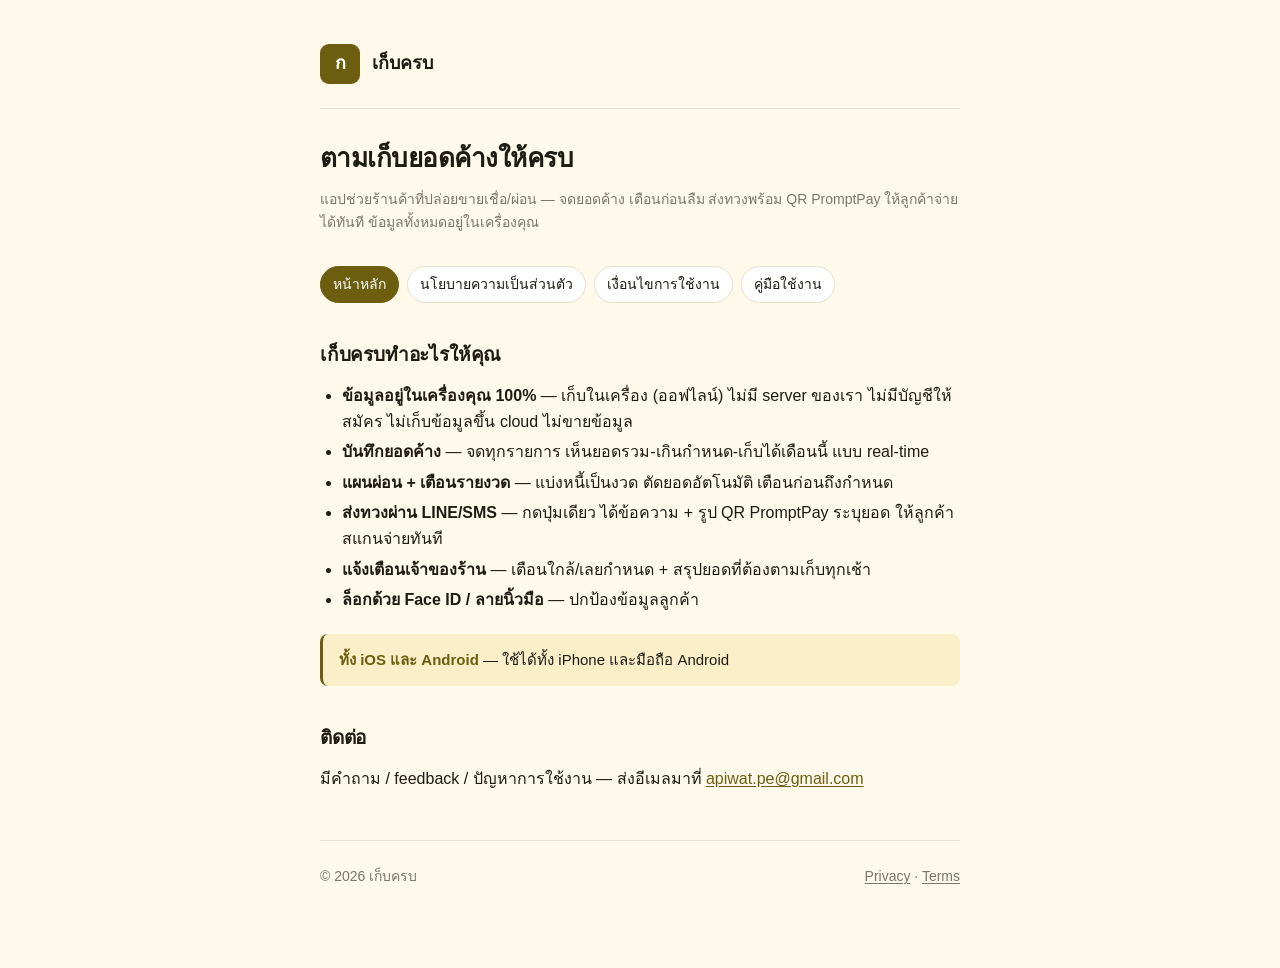
<file: index.html>
<!DOCTYPE html>
<html lang="th">
<head>
<meta charset="UTF-8">
<meta name="viewport" content="width=device-width, initial-scale=1">
<title>เก็บครบ — ตามเก็บยอดค้างให้ครบ</title>
<meta name="description" content="เก็บครบ — แอปบันทึกยอดค้าง ตามเก็บหนี้ให้ร้านค้าเล็ก-กลางในไทย เตือนสม่ำเสมอ ส่งทวงพร้อม QR PromptPay ข้อมูลอยู่ในเครื่อง ไม่ขึ้น cloud (iOS + Android)">
<link rel="stylesheet" href="_shared.css">
</head>
<body>
<div class="container">

<header>
  <div class="logo">ก</div>
  <div class="name"><a href="./">เก็บครบ</a></div>
</header>

<h1>ตามเก็บยอดค้างให้ครบ</h1>
<p class="lastUpdated">แอปช่วยร้านค้าที่ปล่อยขายเชื่อ/ผ่อน — จดยอดค้าง เตือนก่อนลืม ส่งทวงพร้อม QR PromptPay ให้ลูกค้าจ่ายได้ทันที ข้อมูลทั้งหมดอยู่ในเครื่องคุณ</p>

<div class="nav">
  <a href="./" class="active">หน้าหลัก</a>
  <a href="privacy.html">นโยบายความเป็นส่วนตัว</a>
  <a href="terms.html">เงื่อนไขการใช้งาน</a>
  <a href="help.html">คู่มือใช้งาน</a>
</div>

<h2>เก็บครบทำอะไรให้คุณ</h2>
<ul>
  <li><strong>ข้อมูลอยู่ในเครื่องคุณ 100%</strong> — เก็บในเครื่อง (ออฟไลน์) ไม่มี server ของเรา ไม่มีบัญชีให้สมัคร ไม่เก็บข้อมูลขึ้น cloud ไม่ขายข้อมูล</li>
  <li><strong>บันทึกยอดค้าง</strong> — จดทุกรายการ เห็นยอดรวม-เกินกำหนด-เก็บได้เดือนนี้ แบบ real-time</li>
  <li><strong>แผนผ่อน + เตือนรายงวด</strong> — แบ่งหนี้เป็นงวด ตัดยอดอัตโนมัติ เตือนก่อนถึงกำหนด</li>
  <li><strong>ส่งทวงผ่าน LINE/SMS</strong> — กดปุ่มเดียว ได้ข้อความ + รูป QR PromptPay ระบุยอด ให้ลูกค้าสแกนจ่ายทันที</li>
  <li><strong>แจ้งเตือนเจ้าของร้าน</strong> — เตือนใกล้/เลยกำหนด + สรุปยอดที่ต้องตามเก็บทุกเช้า</li>
  <li><strong>ล็อกด้วย Face ID / ลายนิ้วมือ</strong> — ปกป้องข้อมูลลูกค้า</li>
</ul>

<div class="callout">
  <strong>ทั้ง iOS และ Android</strong> — ใช้ได้ทั้ง iPhone และมือถือ Android
</div>

<h2>ติดต่อ</h2>
<p>มีคำถาม / feedback / ปัญหาการใช้งาน — ส่งอีเมลมาที่ <a href="mailto:apiwat.pe@gmail.com">apiwat.pe@gmail.com</a></p>

<footer>
  <span>© 2026 เก็บครบ</span>
  <span><a href="privacy.html">Privacy</a> · <a href="terms.html">Terms</a></span>
</footer>

</div>
</body>
</html>
</file>
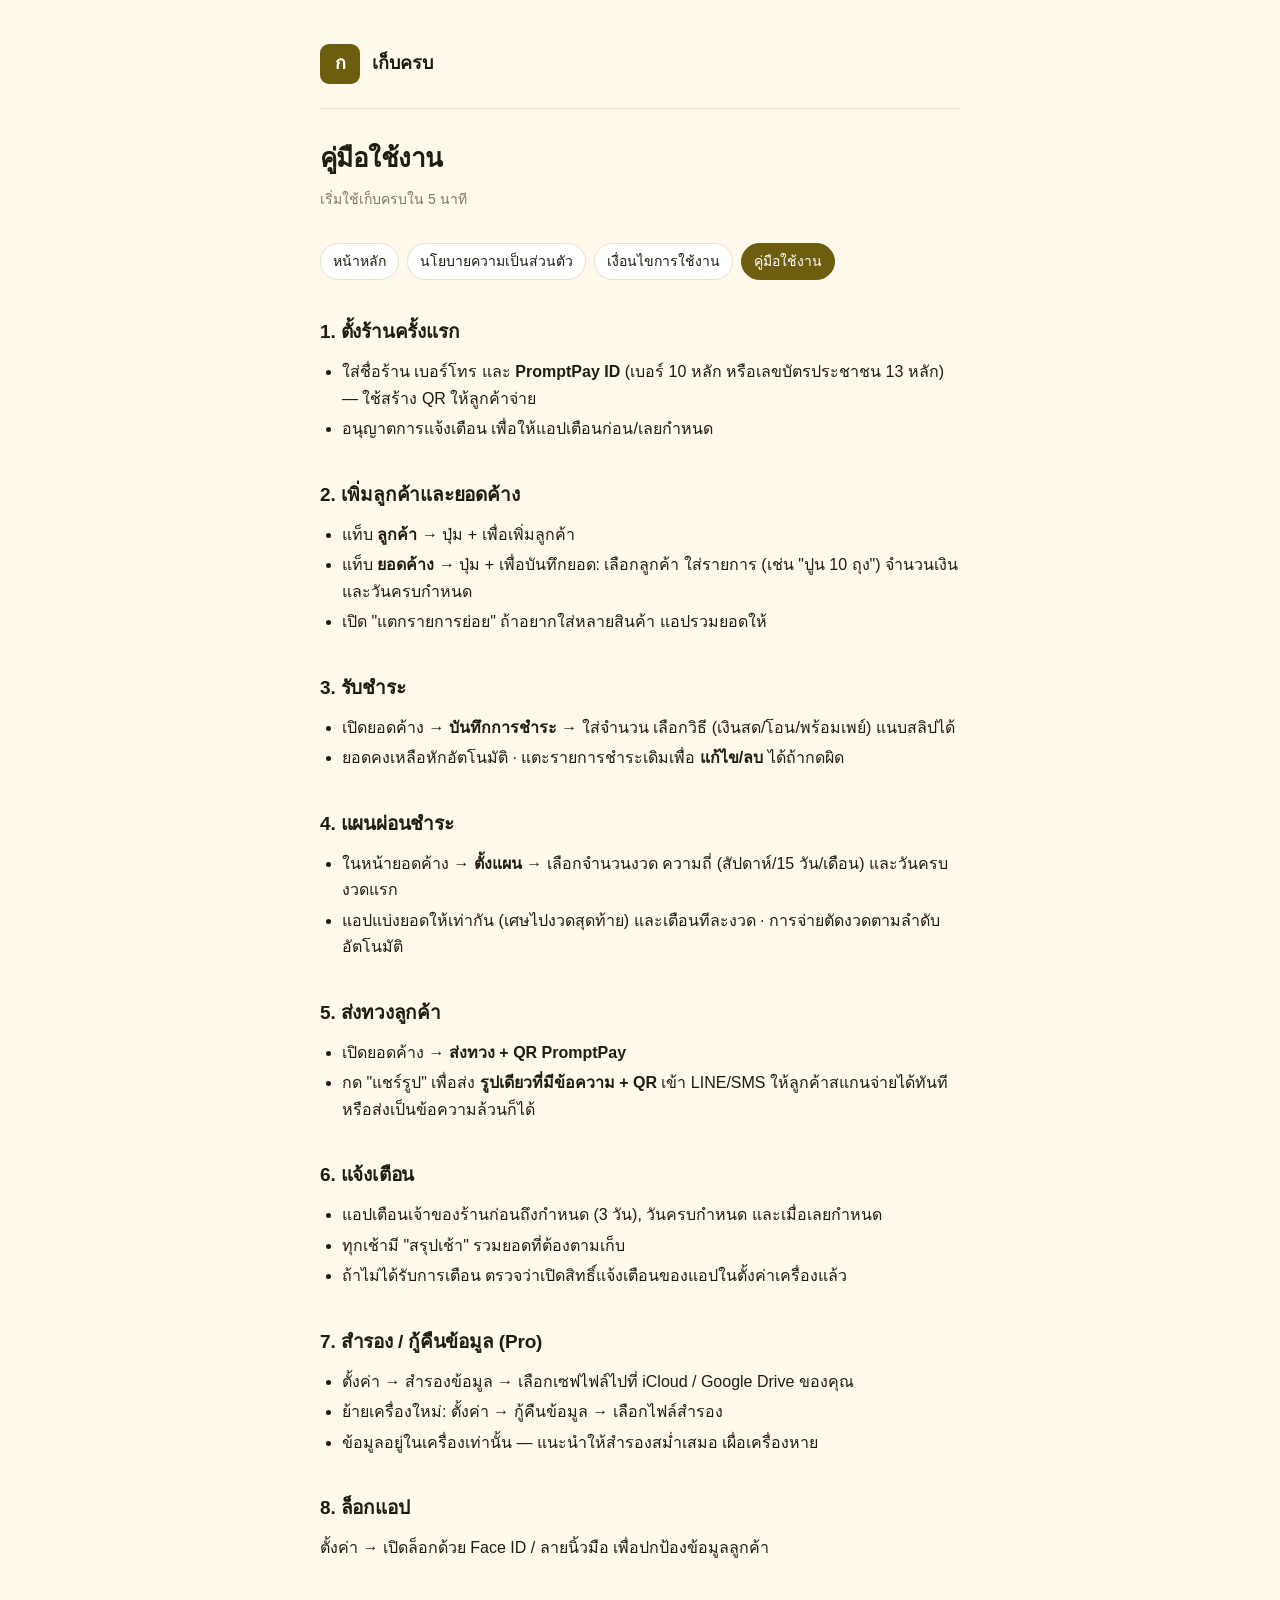
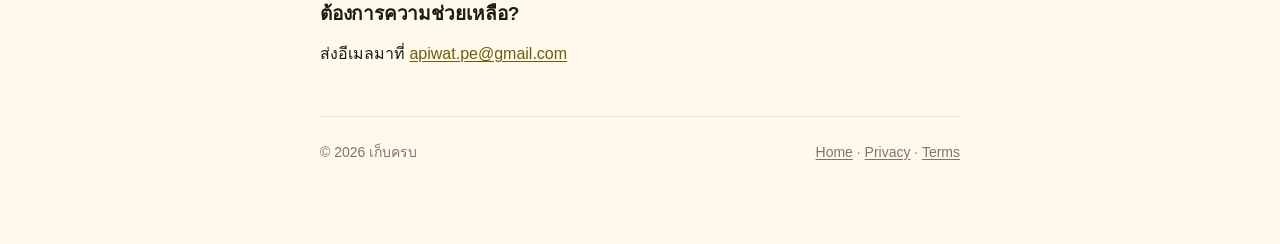
<file: help.html>
<!DOCTYPE html>
<html lang="th">
<head>
<meta charset="UTF-8">
<meta name="viewport" content="width=device-width, initial-scale=1">
<title>คู่มือใช้งาน — เก็บครบ</title>
<meta name="description" content="วิธีใช้เก็บครบ — ตั้งร้าน เพิ่มลูกค้า/ยอดค้าง รับชำระ แผนผ่อน ส่งทวง QR PromptPay สำรองข้อมูล">
<link rel="stylesheet" href="_shared.css">
</head>
<body>
<div class="container">

<header>
  <div class="logo">ก</div>
  <div class="name"><a href="./">เก็บครบ</a></div>
</header>

<h1>คู่มือใช้งาน</h1>
<p class="lastUpdated">เริ่มใช้เก็บครบใน 5 นาที</p>

<div class="nav">
  <a href="./">หน้าหลัก</a>
  <a href="privacy.html">นโยบายความเป็นส่วนตัว</a>
  <a href="terms.html">เงื่อนไขการใช้งาน</a>
  <a href="help.html" class="active">คู่มือใช้งาน</a>
</div>

<h2>1. ตั้งร้านครั้งแรก</h2>
<ul>
  <li>ใส่ชื่อร้าน เบอร์โทร และ <strong>PromptPay ID</strong> (เบอร์ 10 หลัก หรือเลขบัตรประชาชน 13 หลัก) — ใช้สร้าง QR ให้ลูกค้าจ่าย</li>
  <li>อนุญาตการแจ้งเตือน เพื่อให้แอปเตือนก่อน/เลยกำหนด</li>
</ul>

<h2>2. เพิ่มลูกค้าและยอดค้าง</h2>
<ul>
  <li>แท็บ <strong>ลูกค้า</strong> → ปุ่ม + เพื่อเพิ่มลูกค้า</li>
  <li>แท็บ <strong>ยอดค้าง</strong> → ปุ่ม + เพื่อบันทึกยอด: เลือกลูกค้า ใส่รายการ (เช่น "ปูน 10 ถุง") จำนวนเงิน และวันครบกำหนด</li>
  <li>เปิด "แตกรายการย่อย" ถ้าอยากใส่หลายสินค้า แอปรวมยอดให้</li>
</ul>

<h2>3. รับชำระ</h2>
<ul>
  <li>เปิดยอดค้าง → <strong>บันทึกการชำระ</strong> → ใส่จำนวน เลือกวิธี (เงินสด/โอน/พร้อมเพย์) แนบสลิปได้</li>
  <li>ยอดคงเหลือหักอัตโนมัติ · แตะรายการชำระเดิมเพื่อ <strong>แก้ไข/ลบ</strong> ได้ถ้ากดผิด</li>
</ul>

<h2>4. แผนผ่อนชำระ</h2>
<ul>
  <li>ในหน้ายอดค้าง → <strong>ตั้งแผน</strong> → เลือกจำนวนงวด ความถี่ (สัปดาห์/15 วัน/เดือน) และวันครบงวดแรก</li>
  <li>แอปแบ่งยอดให้เท่ากัน (เศษไปงวดสุดท้าย) และเตือนทีละงวด · การจ่ายตัดงวดตามลำดับอัตโนมัติ</li>
</ul>

<h2>5. ส่งทวงลูกค้า</h2>
<ul>
  <li>เปิดยอดค้าง → <strong>ส่งทวง + QR PromptPay</strong></li>
  <li>กด "แชร์รูป" เพื่อส่ง <strong>รูปเดียวที่มีข้อความ + QR</strong> เข้า LINE/SMS ให้ลูกค้าสแกนจ่ายได้ทันที หรือส่งเป็นข้อความล้วนก็ได้</li>
</ul>

<h2>6. แจ้งเตือน</h2>
<ul>
  <li>แอปเตือนเจ้าของร้านก่อนถึงกำหนด (3 วัน), วันครบกำหนด และเมื่อเลยกำหนด</li>
  <li>ทุกเช้ามี "สรุปเช้า" รวมยอดที่ต้องตามเก็บ</li>
  <li>ถ้าไม่ได้รับการเตือน ตรวจว่าเปิดสิทธิ์แจ้งเตือนของแอปในตั้งค่าเครื่องแล้ว</li>
</ul>

<h2>7. สำรอง / กู้คืนข้อมูล (Pro)</h2>
<ul>
  <li>ตั้งค่า → สำรองข้อมูล → เลือกเซฟไฟล์ไปที่ iCloud / Google Drive ของคุณ</li>
  <li>ย้ายเครื่องใหม่: ตั้งค่า → กู้คืนข้อมูล → เลือกไฟล์สำรอง</li>
  <li>ข้อมูลอยู่ในเครื่องเท่านั้น — แนะนำให้สำรองสม่ำเสมอ เผื่อเครื่องหาย</li>
</ul>

<h2>8. ล็อกแอป</h2>
<p>ตั้งค่า → เปิดล็อกด้วย Face ID / ลายนิ้วมือ เพื่อปกป้องข้อมูลลูกค้า</p>

<h2>ต้องการความช่วยเหลือ?</h2>
<p>ส่งอีเมลมาที่ <a href="mailto:apiwat.pe@gmail.com">apiwat.pe@gmail.com</a></p>

<footer>
  <span>© 2026 เก็บครบ</span>
  <span><a href="./">Home</a> · <a href="privacy.html">Privacy</a> · <a href="terms.html">Terms</a></span>
</footer>

</div>
</body>
</html>
</file>
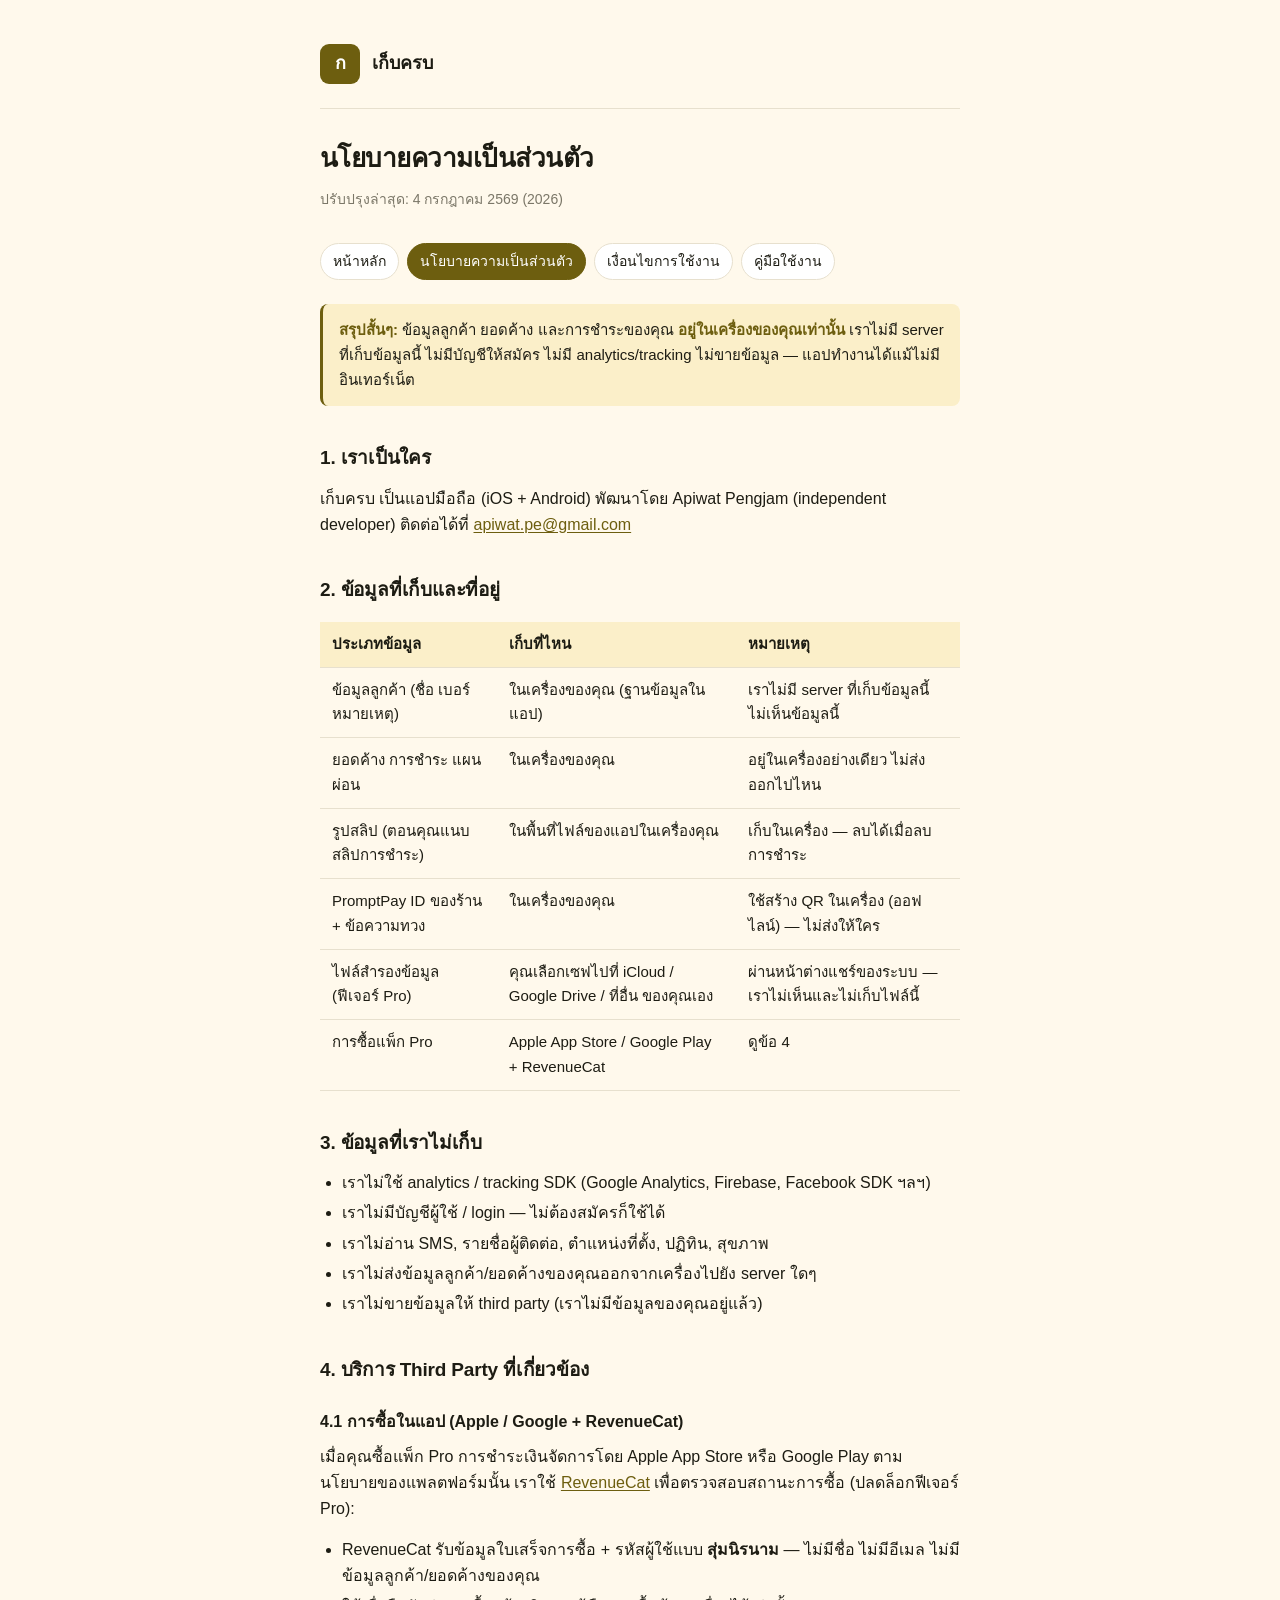
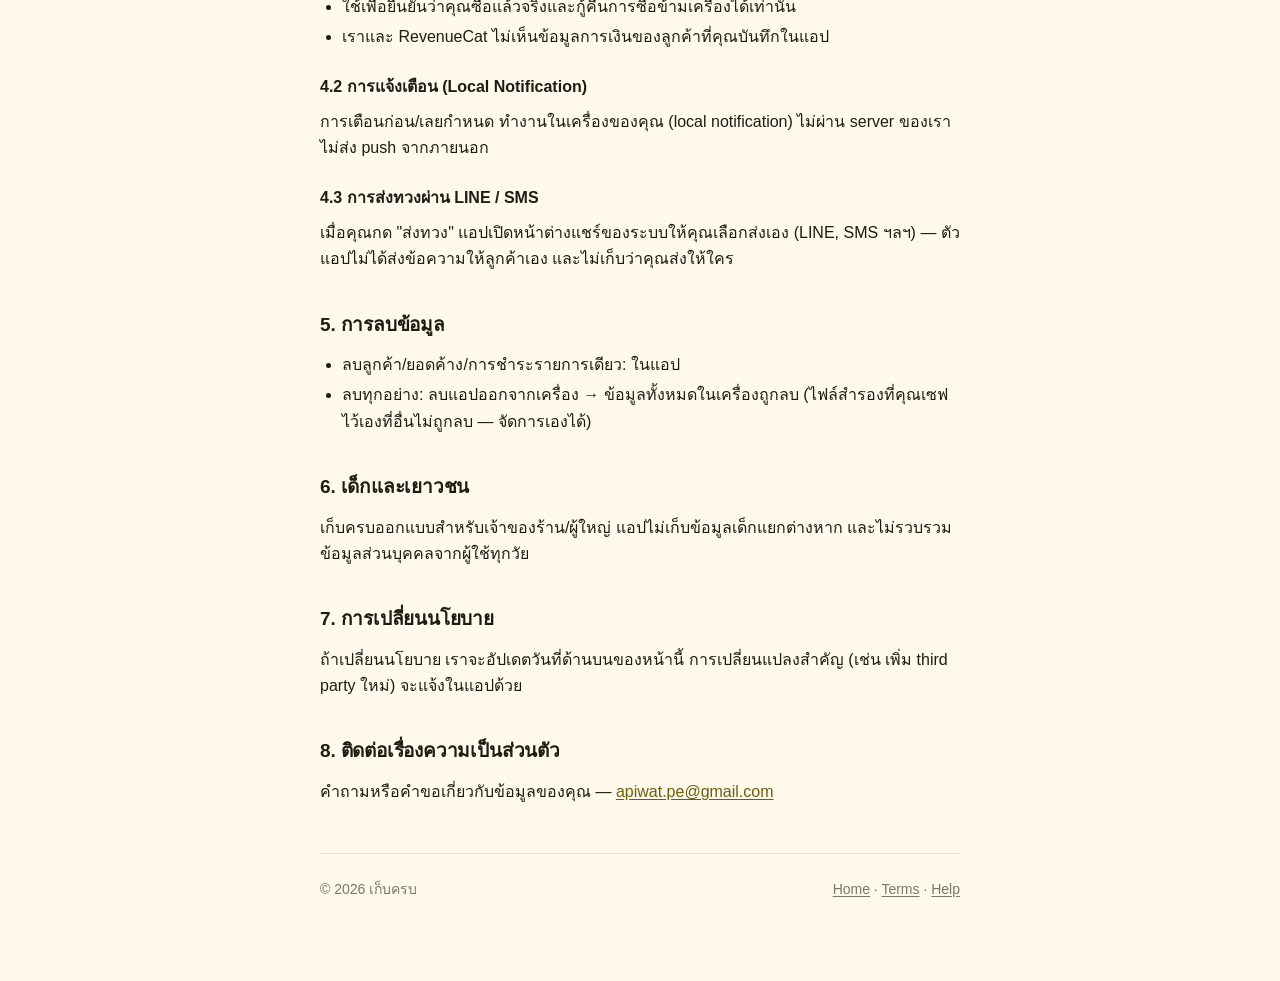
<file: privacy.html>
<!DOCTYPE html>
<html lang="th">
<head>
<meta charset="UTF-8">
<meta name="viewport" content="width=device-width, initial-scale=1">
<title>นโยบายความเป็นส่วนตัว — เก็บครบ</title>
<meta name="description" content="เก็บครบ Privacy Policy — ข้อมูลลูกค้า/ยอดค้างอยู่ในเครื่องคุณ ไม่ขึ้น cloud ไม่มี server ของเรา ตรงๆ ไม่อ้อมค้อม">
<link rel="stylesheet" href="_shared.css">
</head>
<body>
<div class="container">

<header>
  <div class="logo">ก</div>
  <div class="name"><a href="./">เก็บครบ</a></div>
</header>

<h1>นโยบายความเป็นส่วนตัว</h1>
<p class="lastUpdated">ปรับปรุงล่าสุด: 4 กรกฎาคม 2569 (2026)</p>

<div class="nav">
  <a href="./">หน้าหลัก</a>
  <a href="privacy.html" class="active">นโยบายความเป็นส่วนตัว</a>
  <a href="terms.html">เงื่อนไขการใช้งาน</a>
  <a href="help.html">คู่มือใช้งาน</a>
</div>

<div class="callout">
  <strong>สรุปสั้นๆ:</strong> ข้อมูลลูกค้า ยอดค้าง และการชำระของคุณ <strong>อยู่ในเครื่องของคุณเท่านั้น</strong> เราไม่มี server ที่เก็บข้อมูลนี้ ไม่มีบัญชีให้สมัคร ไม่มี analytics/tracking ไม่ขายข้อมูล — แอปทำงานได้แม้ไม่มีอินเทอร์เน็ต
</div>

<h2>1. เราเป็นใคร</h2>
<p>เก็บครบ เป็นแอปมือถือ (iOS + Android) พัฒนาโดย Apiwat Pengjam (independent developer) ติดต่อได้ที่ <a href="mailto:apiwat.pe@gmail.com">apiwat.pe@gmail.com</a></p>

<h2>2. ข้อมูลที่เก็บและที่อยู่</h2>
<table>
  <thead>
    <tr><th>ประเภทข้อมูล</th><th>เก็บที่ไหน</th><th>หมายเหตุ</th></tr>
  </thead>
  <tbody>
    <tr>
      <td>ข้อมูลลูกค้า (ชื่อ เบอร์ หมายเหตุ)</td>
      <td>ในเครื่องของคุณ (ฐานข้อมูลในแอป)</td>
      <td>เราไม่มี server ที่เก็บข้อมูลนี้ ไม่เห็นข้อมูลนี้</td>
    </tr>
    <tr>
      <td>ยอดค้าง การชำระ แผนผ่อน</td>
      <td>ในเครื่องของคุณ</td>
      <td>อยู่ในเครื่องอย่างเดียว ไม่ส่งออกไปไหน</td>
    </tr>
    <tr>
      <td>รูปสลิป (ตอนคุณแนบสลิปการชำระ)</td>
      <td>ในพื้นที่ไฟล์ของแอปในเครื่องคุณ</td>
      <td>เก็บในเครื่อง — ลบได้เมื่อลบการชำระ</td>
    </tr>
    <tr>
      <td>PromptPay ID ของร้าน + ข้อความทวง</td>
      <td>ในเครื่องของคุณ</td>
      <td>ใช้สร้าง QR ในเครื่อง (ออฟไลน์) — ไม่ส่งให้ใคร</td>
    </tr>
    <tr>
      <td>ไฟล์สำรองข้อมูล (ฟีเจอร์ Pro)</td>
      <td>คุณเลือกเซฟไปที่ iCloud / Google Drive / ที่อื่น ของคุณเอง</td>
      <td>ผ่านหน้าต่างแชร์ของระบบ — เราไม่เห็นและไม่เก็บไฟล์นี้</td>
    </tr>
    <tr>
      <td>การซื้อแพ็ก Pro</td>
      <td>Apple App Store / Google Play + RevenueCat</td>
      <td>ดูข้อ 4</td>
    </tr>
  </tbody>
</table>

<h2>3. ข้อมูลที่เราไม่เก็บ</h2>
<ul>
  <li>เราไม่ใช้ analytics / tracking SDK (Google Analytics, Firebase, Facebook SDK ฯลฯ)</li>
  <li>เราไม่มีบัญชีผู้ใช้ / login — ไม่ต้องสมัครก็ใช้ได้</li>
  <li>เราไม่อ่าน SMS, รายชื่อผู้ติดต่อ, ตำแหน่งที่ตั้ง, ปฏิทิน, สุขภาพ</li>
  <li>เราไม่ส่งข้อมูลลูกค้า/ยอดค้างของคุณออกจากเครื่องไปยัง server ใดๆ</li>
  <li>เราไม่ขายข้อมูลให้ third party (เราไม่มีข้อมูลของคุณอยู่แล้ว)</li>
</ul>

<h2>4. บริการ Third Party ที่เกี่ยวข้อง</h2>

<h3>4.1 การซื้อในแอป (Apple / Google + RevenueCat)</h3>
<p>เมื่อคุณซื้อแพ็ก Pro การชำระเงินจัดการโดย Apple App Store หรือ Google Play ตามนโยบายของแพลตฟอร์มนั้น เราใช้ <a href="https://www.revenuecat.com/privacy">RevenueCat</a> เพื่อตรวจสอบสถานะการซื้อ (ปลดล็อกฟีเจอร์ Pro):</p>
<ul>
  <li>RevenueCat รับข้อมูลใบเสร็จการซื้อ + รหัสผู้ใช้แบบ <strong>สุ่มนิรนาม</strong> — ไม่มีชื่อ ไม่มีอีเมล ไม่มีข้อมูลลูกค้า/ยอดค้างของคุณ</li>
  <li>ใช้เพื่อยืนยันว่าคุณซื้อแล้วจริงและกู้คืนการซื้อข้ามเครื่องได้เท่านั้น</li>
  <li>เราและ RevenueCat ไม่เห็นข้อมูลการเงินของลูกค้าที่คุณบันทึกในแอป</li>
</ul>

<h3>4.2 การแจ้งเตือน (Local Notification)</h3>
<p>การเตือนก่อน/เลยกำหนด ทำงานในเครื่องของคุณ (local notification) ไม่ผ่าน server ของเรา ไม่ส่ง push จากภายนอก</p>

<h3>4.3 การส่งทวงผ่าน LINE / SMS</h3>
<p>เมื่อคุณกด "ส่งทวง" แอปเปิดหน้าต่างแชร์ของระบบให้คุณเลือกส่งเอง (LINE, SMS ฯลฯ) — ตัวแอปไม่ได้ส่งข้อความให้ลูกค้าเอง และไม่เก็บว่าคุณส่งให้ใคร</p>

<h2>5. การลบข้อมูล</h2>
<ul>
  <li>ลบลูกค้า/ยอดค้าง/การชำระรายการเดียว: ในแอป</li>
  <li>ลบทุกอย่าง: ลบแอปออกจากเครื่อง → ข้อมูลทั้งหมดในเครื่องถูกลบ (ไฟล์สำรองที่คุณเซฟไว้เองที่อื่นไม่ถูกลบ — จัดการเองได้)</li>
</ul>

<h2>6. เด็กและเยาวชน</h2>
<p>เก็บครบออกแบบสำหรับเจ้าของร้าน/ผู้ใหญ่ แอปไม่เก็บข้อมูลเด็กแยกต่างหาก และไม่รวบรวมข้อมูลส่วนบุคคลจากผู้ใช้ทุกวัย</p>

<h2>7. การเปลี่ยนนโยบาย</h2>
<p>ถ้าเปลี่ยนนโยบาย เราจะอัปเดตวันที่ด้านบนของหน้านี้ การเปลี่ยนแปลงสำคัญ (เช่น เพิ่ม third party ใหม่) จะแจ้งในแอปด้วย</p>

<h2>8. ติดต่อเรื่องความเป็นส่วนตัว</h2>
<p>คำถามหรือคำขอเกี่ยวกับข้อมูลของคุณ — <a href="mailto:apiwat.pe@gmail.com">apiwat.pe@gmail.com</a></p>

<footer>
  <span>© 2026 เก็บครบ</span>
  <span><a href="./">Home</a> · <a href="terms.html">Terms</a> · <a href="help.html">Help</a></span>
</footer>

</div>
</body>
</html>
</file>
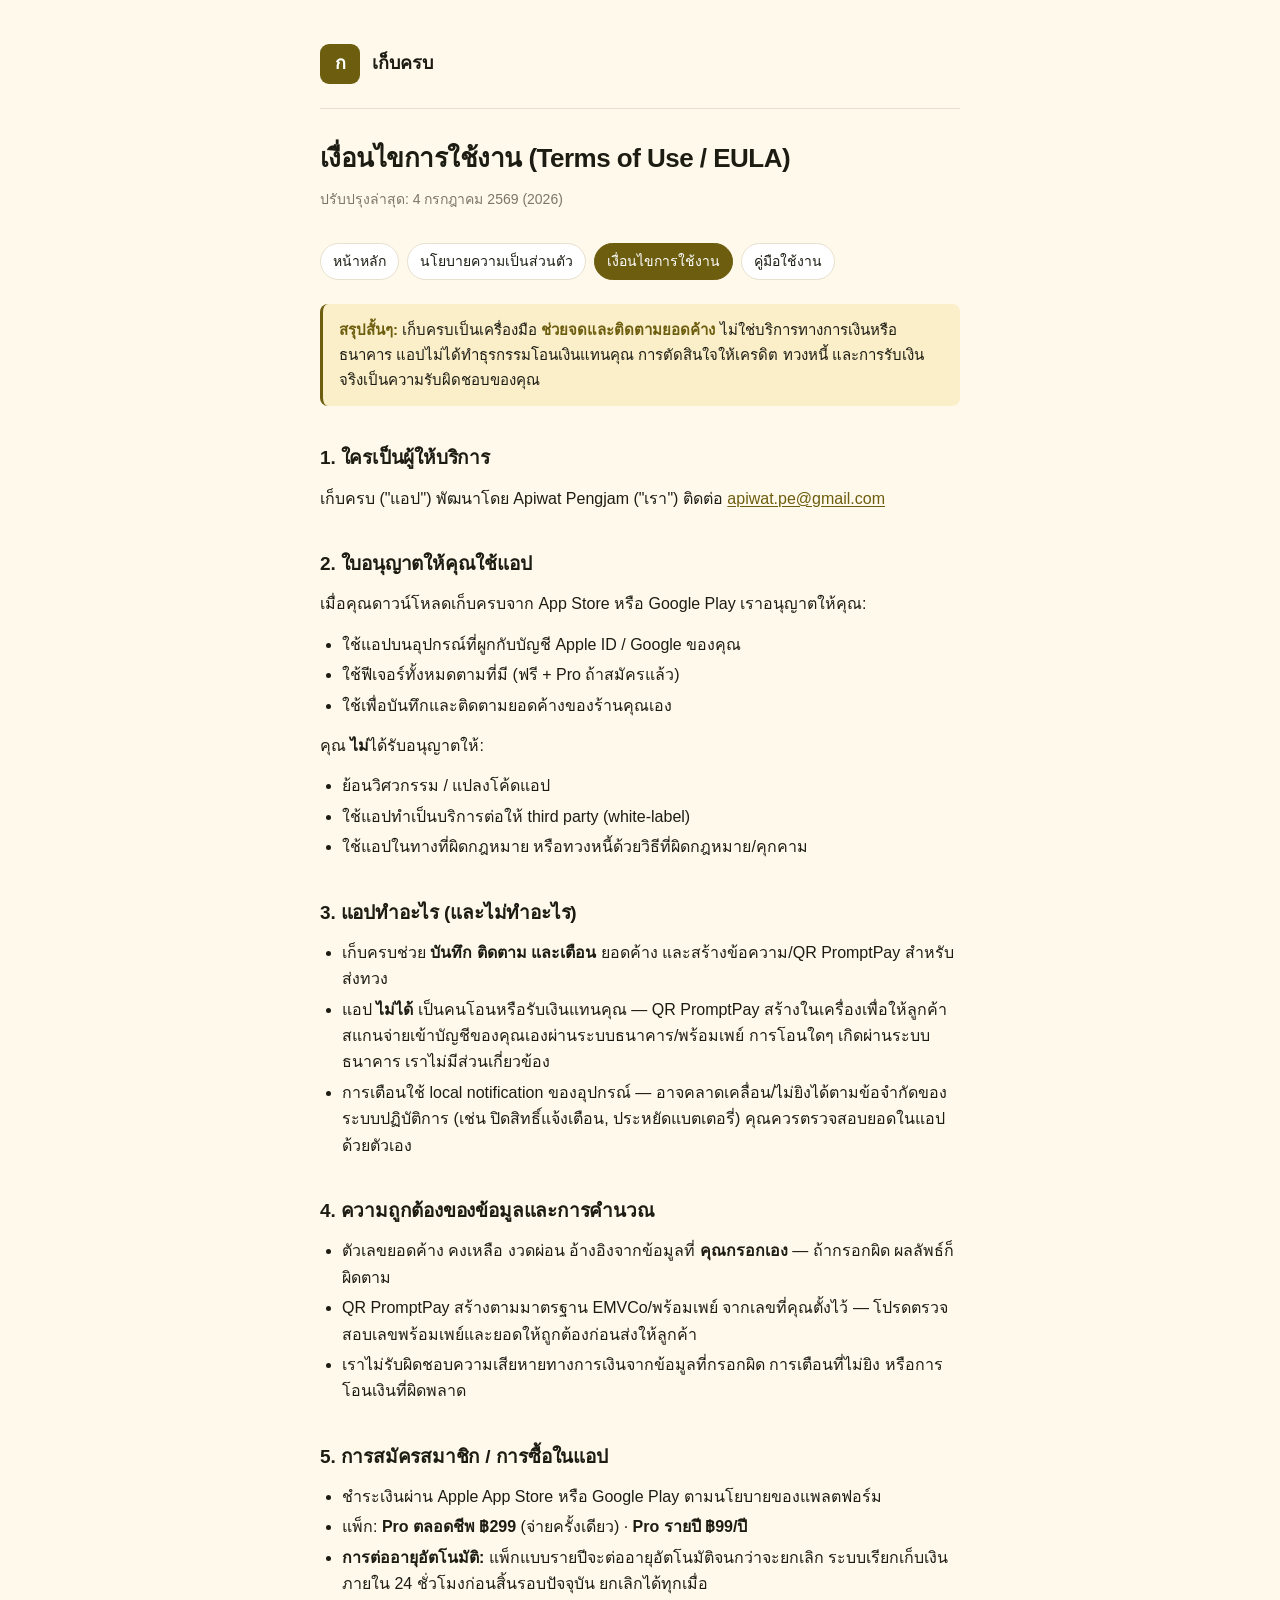
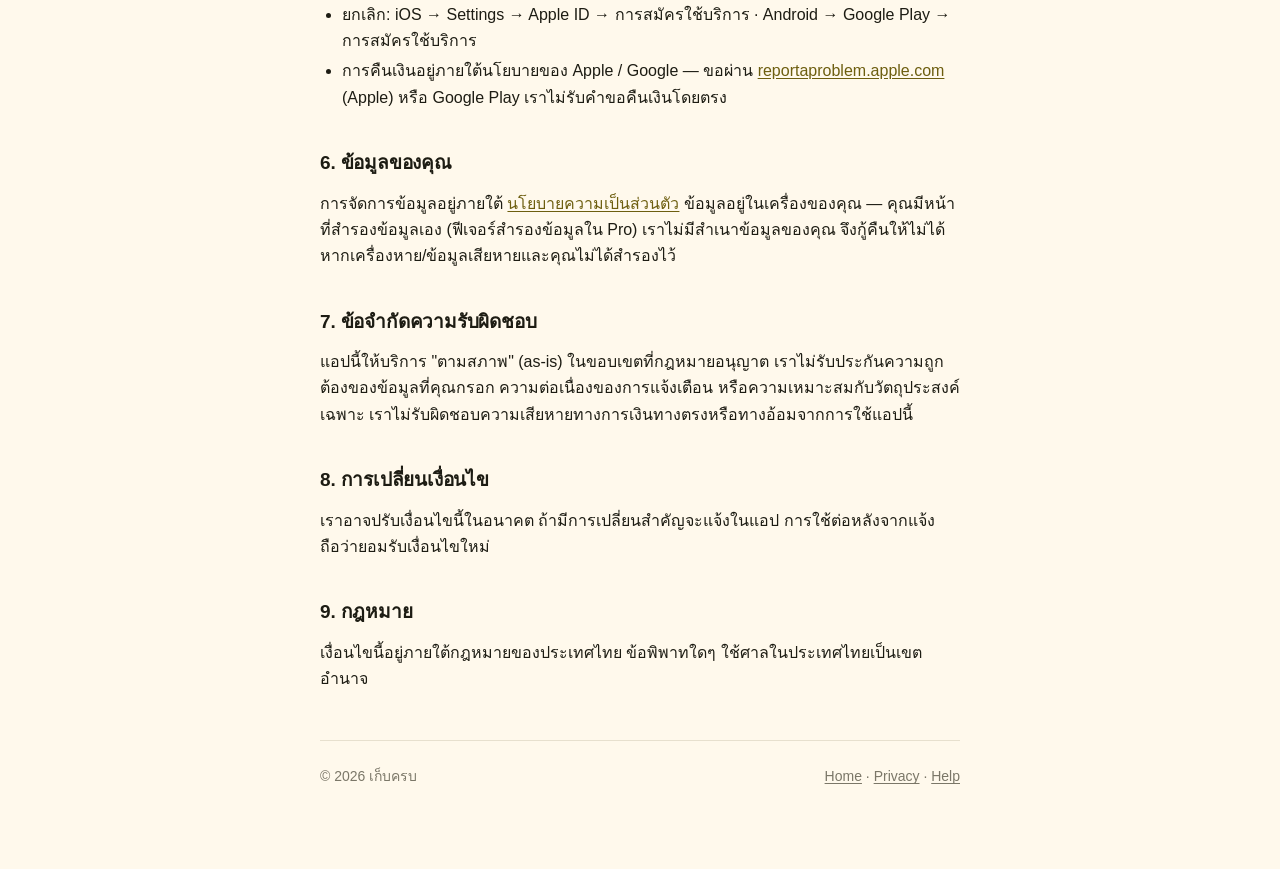
<file: terms.html>
<!DOCTYPE html>
<html lang="th">
<head>
<meta charset="UTF-8">
<meta name="viewport" content="width=device-width, initial-scale=1">
<title>เงื่อนไขการใช้งาน — เก็บครบ</title>
<meta name="description" content="เก็บครบ Terms of Use — เงื่อนไขการใช้แอป การสมัครสมาชิก การคืนเงิน ข้อจำกัดความรับผิดชอบ">
<link rel="stylesheet" href="_shared.css">
</head>
<body>
<div class="container">

<header>
  <div class="logo">ก</div>
  <div class="name"><a href="./">เก็บครบ</a></div>
</header>

<h1>เงื่อนไขการใช้งาน (Terms of Use / EULA)</h1>
<p class="lastUpdated">ปรับปรุงล่าสุด: 4 กรกฎาคม 2569 (2026)</p>

<div class="nav">
  <a href="./">หน้าหลัก</a>
  <a href="privacy.html">นโยบายความเป็นส่วนตัว</a>
  <a href="terms.html" class="active">เงื่อนไขการใช้งาน</a>
  <a href="help.html">คู่มือใช้งาน</a>
</div>

<div class="callout">
  <strong>สรุปสั้นๆ:</strong> เก็บครบเป็นเครื่องมือ <strong>ช่วยจดและติดตามยอดค้าง</strong> ไม่ใช่บริการทางการเงินหรือธนาคาร แอปไม่ได้ทำธุรกรรมโอนเงินแทนคุณ การตัดสินใจให้เครดิต ทวงหนี้ และการรับเงินจริงเป็นความรับผิดชอบของคุณ
</div>

<h2>1. ใครเป็นผู้ให้บริการ</h2>
<p>เก็บครบ ("แอป") พัฒนาโดย Apiwat Pengjam ("เรา") ติดต่อ <a href="mailto:apiwat.pe@gmail.com">apiwat.pe@gmail.com</a></p>

<h2>2. ใบอนุญาตให้คุณใช้แอป</h2>
<p>เมื่อคุณดาวน์โหลดเก็บครบจาก App Store หรือ Google Play เราอนุญาตให้คุณ:</p>
<ul>
  <li>ใช้แอปบนอุปกรณ์ที่ผูกกับบัญชี Apple ID / Google ของคุณ</li>
  <li>ใช้ฟีเจอร์ทั้งหมดตามที่มี (ฟรี + Pro ถ้าสมัครแล้ว)</li>
  <li>ใช้เพื่อบันทึกและติดตามยอดค้างของร้านคุณเอง</li>
</ul>
<p>คุณ <strong>ไม่</strong>ได้รับอนุญาตให้:</p>
<ul>
  <li>ย้อนวิศวกรรม / แปลงโค้ดแอป</li>
  <li>ใช้แอปทำเป็นบริการต่อให้ third party (white-label)</li>
  <li>ใช้แอปในทางที่ผิดกฎหมาย หรือทวงหนี้ด้วยวิธีที่ผิดกฎหมาย/คุกคาม</li>
</ul>

<h2>3. แอปทำอะไร (และไม่ทำอะไร)</h2>
<ul>
  <li>เก็บครบช่วย <strong>บันทึก ติดตาม และเตือน</strong> ยอดค้าง และสร้างข้อความ/QR PromptPay สำหรับส่งทวง</li>
  <li>แอป <strong>ไม่ได้</strong> เป็นคนโอนหรือรับเงินแทนคุณ — QR PromptPay สร้างในเครื่องเพื่อให้ลูกค้าสแกนจ่ายเข้าบัญชีของคุณเองผ่านระบบธนาคาร/พร้อมเพย์ การโอนใดๆ เกิดผ่านระบบธนาคาร เราไม่มีส่วนเกี่ยวข้อง</li>
  <li>การเตือนใช้ local notification ของอุปกรณ์ — อาจคลาดเคลื่อน/ไม่ยิงได้ตามข้อจำกัดของระบบปฏิบัติการ (เช่น ปิดสิทธิ์แจ้งเตือน, ประหยัดแบตเตอรี่) คุณควรตรวจสอบยอดในแอปด้วยตัวเอง</li>
</ul>

<h2>4. ความถูกต้องของข้อมูลและการคำนวณ</h2>
<ul>
  <li>ตัวเลขยอดค้าง คงเหลือ งวดผ่อน อ้างอิงจากข้อมูลที่ <strong>คุณกรอกเอง</strong> — ถ้ากรอกผิด ผลลัพธ์ก็ผิดตาม</li>
  <li>QR PromptPay สร้างตามมาตรฐาน EMVCo/พร้อมเพย์ จากเลขที่คุณตั้งไว้ — โปรดตรวจสอบเลขพร้อมเพย์และยอดให้ถูกต้องก่อนส่งให้ลูกค้า</li>
  <li>เราไม่รับผิดชอบความเสียหายทางการเงินจากข้อมูลที่กรอกผิด การเตือนที่ไม่ยิง หรือการโอนเงินที่ผิดพลาด</li>
</ul>

<h2>5. การสมัครสมาชิก / การซื้อในแอป</h2>
<ul>
  <li>ชำระเงินผ่าน Apple App Store หรือ Google Play ตามนโยบายของแพลตฟอร์ม</li>
  <li>แพ็ก: <strong>Pro ตลอดชีพ ฿299</strong> (จ่ายครั้งเดียว) · <strong>Pro รายปี ฿99/ปี</strong></li>
  <li><strong>การต่ออายุอัตโนมัติ:</strong> แพ็กแบบรายปีจะต่ออายุอัตโนมัติจนกว่าจะยกเลิก ระบบเรียกเก็บเงินภายใน 24 ชั่วโมงก่อนสิ้นรอบปัจจุบัน ยกเลิกได้ทุกเมื่อ</li>
  <li>ยกเลิก: iOS → Settings → Apple ID → การสมัครใช้บริการ · Android → Google Play → การสมัครใช้บริการ</li>
  <li>การคืนเงินอยู่ภายใต้นโยบายของ Apple / Google — ขอผ่าน <a href="https://reportaproblem.apple.com">reportaproblem.apple.com</a> (Apple) หรือ Google Play เราไม่รับคำขอคืนเงินโดยตรง</li>
</ul>

<h2>6. ข้อมูลของคุณ</h2>
<p>การจัดการข้อมูลอยู่ภายใต้ <a href="privacy.html">นโยบายความเป็นส่วนตัว</a> ข้อมูลอยู่ในเครื่องของคุณ — คุณมีหน้าที่สำรองข้อมูลเอง (ฟีเจอร์สำรองข้อมูลใน Pro) เราไม่มีสำเนาข้อมูลของคุณ จึงกู้คืนให้ไม่ได้หากเครื่องหาย/ข้อมูลเสียหายและคุณไม่ได้สำรองไว้</p>

<h2>7. ข้อจำกัดความรับผิดชอบ</h2>
<p>แอปนี้ให้บริการ "ตามสภาพ" (as-is) ในขอบเขตที่กฎหมายอนุญาต เราไม่รับประกันความถูกต้องของข้อมูลที่คุณกรอก ความต่อเนื่องของการแจ้งเตือน หรือความเหมาะสมกับวัตถุประสงค์เฉพาะ เราไม่รับผิดชอบความเสียหายทางการเงินทางตรงหรือทางอ้อมจากการใช้แอปนี้</p>

<h2>8. การเปลี่ยนเงื่อนไข</h2>
<p>เราอาจปรับเงื่อนไขนี้ในอนาคต ถ้ามีการเปลี่ยนสำคัญจะแจ้งในแอป การใช้ต่อหลังจากแจ้งถือว่ายอมรับเงื่อนไขใหม่</p>

<h2>9. กฎหมาย</h2>
<p>เงื่อนไขนี้อยู่ภายใต้กฎหมายของประเทศไทย ข้อพิพาทใดๆ ใช้ศาลในประเทศไทยเป็นเขตอำนาจ</p>

<footer>
  <span>© 2026 เก็บครบ</span>
  <span><a href="./">Home</a> · <a href="privacy.html">Privacy</a> · <a href="help.html">Help</a></span>
</footer>

</div>
</body>
</html>
</file>
<file: _shared.css>
/* Shared style for all เก็บครบ (Kepkrob) doc pages — kept inline-imported by each
   HTML file so GitHub Pages can serve them without a build step. */

:root {
  --green: #6D5E0F;
  --green-soft: #FBEFC9;
  --text: #1D1C13;
  --muted: #7B7768;
  --border: #E7E0CE;
  --bg: #FFF9EC;
  --max-width: 680px;
}

* { box-sizing: border-box; }

body {
  font-family: -apple-system, BlinkMacSystemFont, "Segoe UI", "SF Pro Text",
               "Noto Sans Thai", "Sukhumvit Set", sans-serif;
  margin: 0;
  padding: 0;
  background: var(--bg);
  color: var(--text);
  line-height: 1.65;
  font-size: 16px;
  -webkit-text-size-adjust: 100%;
}

.container {
  max-width: var(--max-width);
  margin: 0 auto;
  padding: 24px 20px 80px;
}

header {
  display: flex;
  align-items: center;
  gap: 12px;
  padding: 20px 0 24px;
  border-bottom: 1px solid var(--border);
  margin-bottom: 28px;
}

header .logo {
  width: 40px;
  height: 40px;
  background: var(--green);
  border-radius: 9px;
  display: grid;
  place-items: center;
  color: #fff;
  font-weight: 700;
  font-size: 18px;
}

header .name {
  font-weight: 700;
  font-size: 18px;
  color: var(--text);
}

header .name a {
  color: inherit;
  text-decoration: none;
}

h1 {
  font-size: 26px;
  font-weight: 700;
  margin: 0 0 8px;
  letter-spacing: -0.02em;
}

.lastUpdated {
  color: var(--muted);
  font-size: 14px;
  margin: 0 0 32px;
}

h2 {
  font-size: 19px;
  font-weight: 700;
  margin: 36px 0 12px;
  letter-spacing: -0.01em;
}

h3 {
  font-size: 16px;
  font-weight: 600;
  margin: 24px 0 8px;
  color: var(--text);
}

p, ul, ol {
  margin: 0 0 14px;
}

ul, ol {
  padding-left: 22px;
}

li {
  margin: 4px 0;
}

a {
  color: var(--green);
  text-decoration: underline;
  text-underline-offset: 2px;
}

strong { font-weight: 700; }

code, .mono {
  font-family: ui-monospace, "SF Mono", Menlo, monospace;
  font-size: 14px;
  background: var(--green-soft);
  padding: 1px 6px;
  border-radius: 4px;
}

.callout {
  background: var(--green-soft);
  border-left: 3px solid var(--green);
  padding: 14px 16px;
  border-radius: 8px;
  margin: 20px 0;
  font-size: 15px;
}

.callout strong { color: var(--green); }

table {
  width: 100%;
  border-collapse: collapse;
  margin: 16px 0 24px;
  font-size: 15px;
}

th, td {
  text-align: left;
  padding: 10px 12px;
  border-bottom: 1px solid var(--border);
  vertical-align: top;
}

th {
  background: var(--green-soft);
  font-weight: 700;
  color: var(--text);
}

footer {
  margin-top: 48px;
  padding-top: 24px;
  border-top: 1px solid var(--border);
  color: var(--muted);
  font-size: 14px;
  display: flex;
  justify-content: space-between;
  flex-wrap: wrap;
  gap: 12px;
}

footer a { color: var(--muted); }

.nav {
  display: flex;
  flex-wrap: wrap;
  gap: 8px;
  margin: 0 0 24px;
}

.nav a {
  display: inline-block;
  padding: 6px 12px;
  background: #fff;
  border: 1px solid var(--border);
  border-radius: 999px;
  text-decoration: none;
  color: var(--text);
  font-size: 14px;
  font-weight: 500;
}

.nav a.active {
  background: var(--green);
  border-color: var(--green);
  color: #fff;
}

@media (prefers-color-scheme: dark) {
  :root {
    --green: #E4C65A;
    --green-soft: #3A320F;
    --text: #E8E3D4;
    --muted: #A39C87;
    --border: #34301F;
    --bg: #14120A;
  }
  header .logo { background: var(--green); color: #14120A; }
  .nav a { background: #201D10; }
  .nav a.active { color: #14120A; }
  code, .mono { color: var(--text); }
}
</file>
